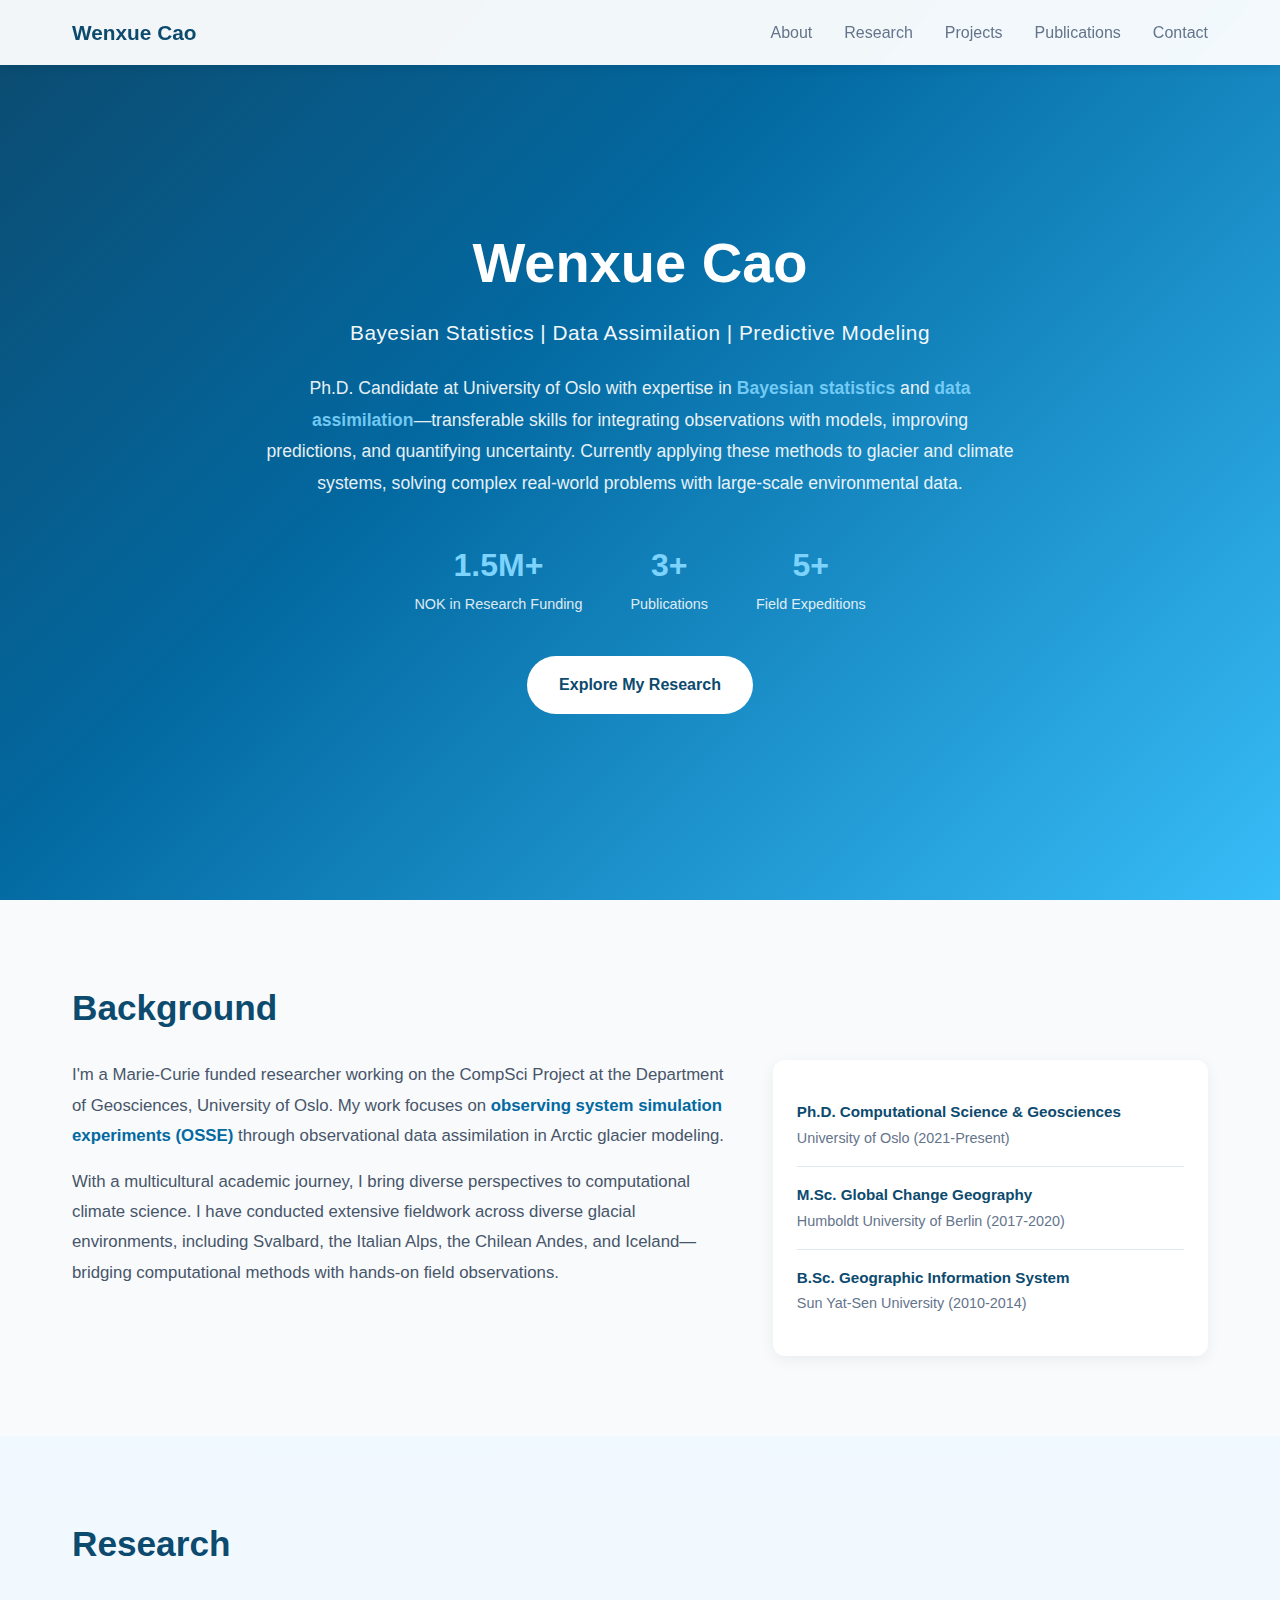
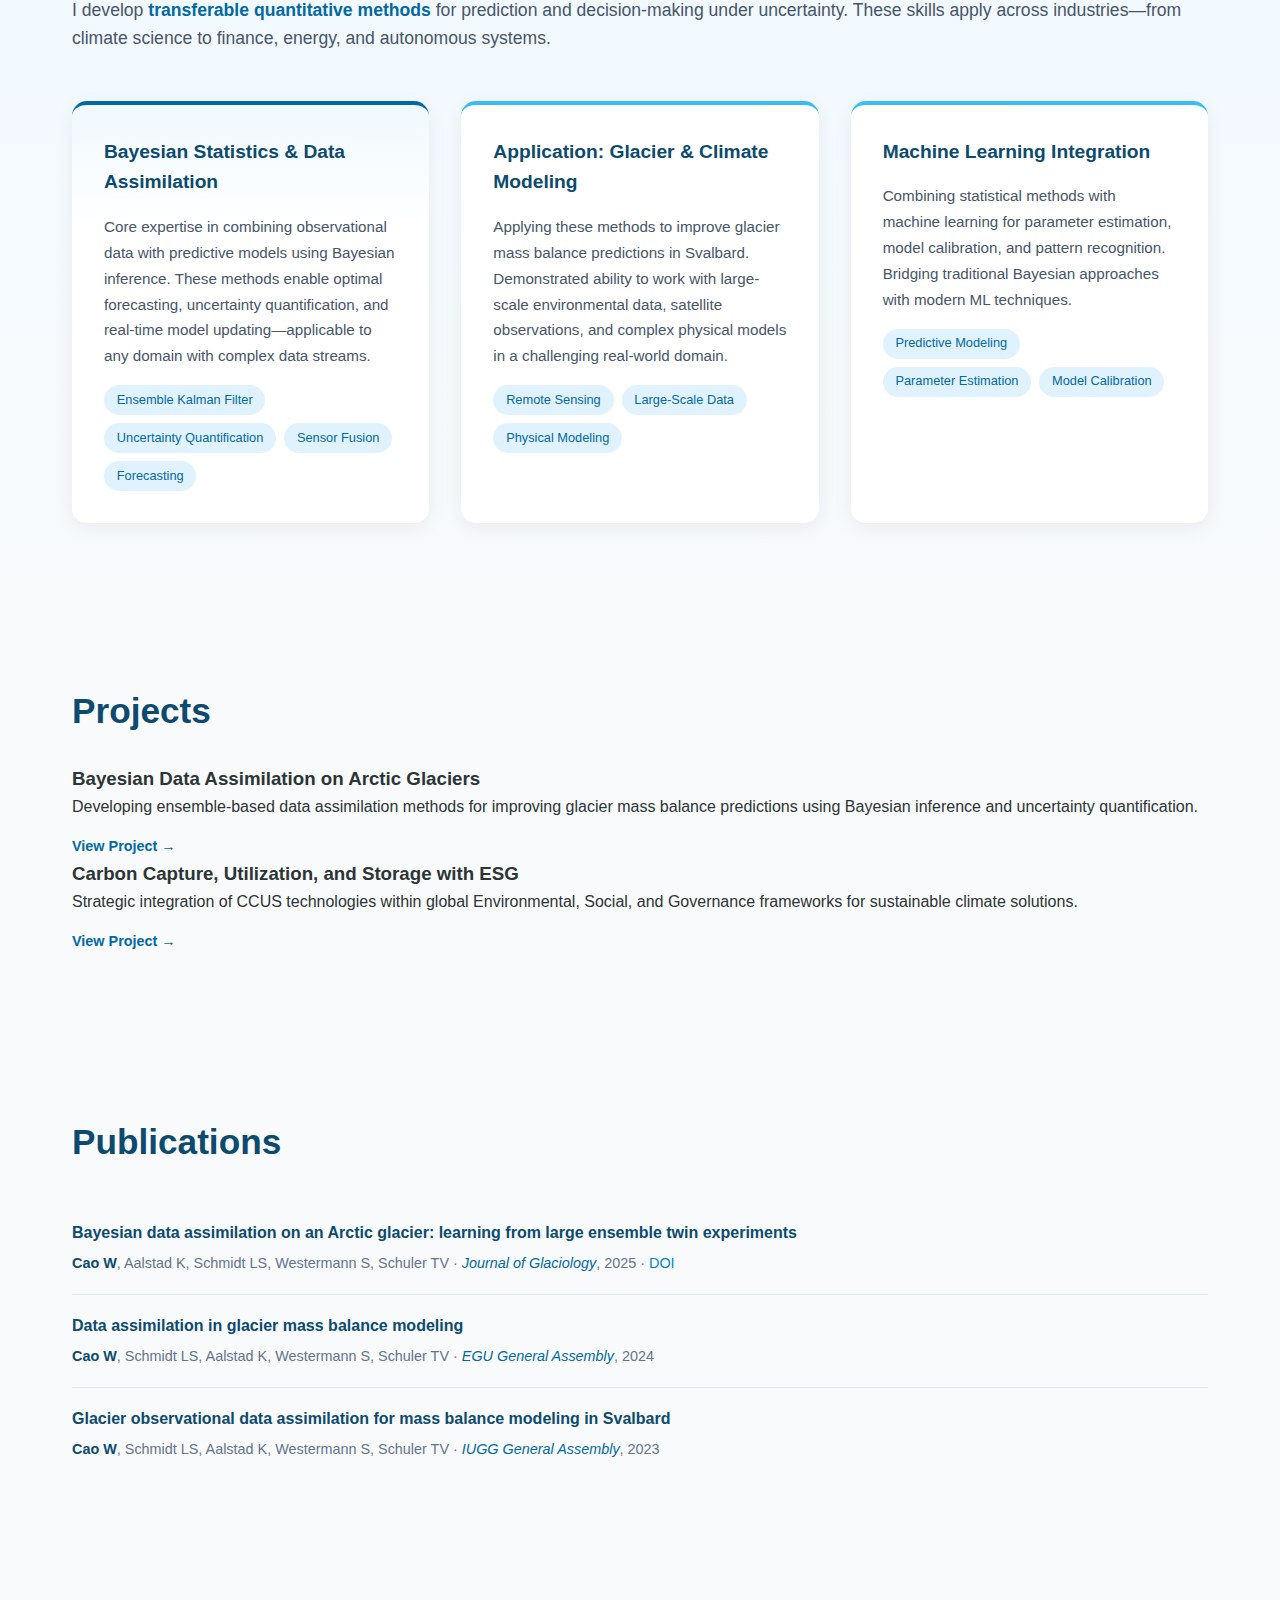
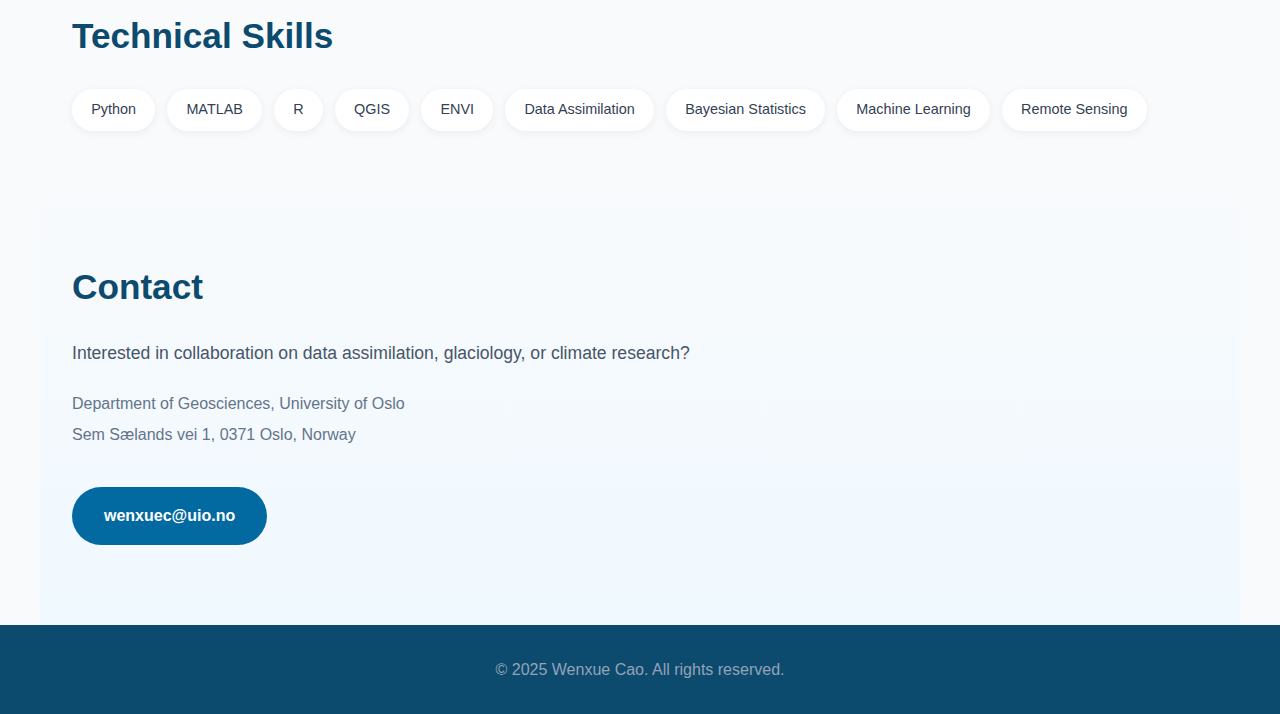
<file: index.html>
<!DOCTYPE html>
<html lang="en">
<head>
    <meta charset="UTF-8">
    <meta name="viewport" content="width=device-width, initial-scale=1.0">
    <title>Wenxue Cao - Bayesian Data Assimilation | Glaciology</title>
    <!-- Google Analytics -->
    <script async src="https://www.googletagmanager.com/gtag/js?id=G-0SMKQGJEXE"></script>
    <script>
        window.dataLayer = window.dataLayer || [];
        function gtag(){dataLayer.push(arguments);}
        gtag('js', new Date());
        gtag('config', 'G-0SMKQGJEXE');
    </script>
    <link rel="stylesheet" href="styles.css">
</head>
<body>
    <nav>
        <div class="nav-container">
            <a href="#" class="logo">Wenxue Cao</a>
            <ul class="nav-links">
                <li><a href="#about">About</a></li>
                <li><a href="#research">Research</a></li>
                <li><a href="#projects">Projects</a></li>
                <li><a href="#publications">Publications</a></li>
                <li><a href="#contact">Contact</a></li>
            </ul>
        </div>
    </nav>

    <header class="hero">
        <div class="hero-content">
            <h1>Wenxue Cao</h1>
            <p class="tagline">Bayesian Statistics | Data Assimilation | Predictive Modeling</p>
            <p class="hero-intro">Ph.D. Candidate at University of Oslo with expertise in <strong>Bayesian statistics</strong> and <strong>data assimilation</strong>—transferable skills for integrating observations with models, improving predictions, and quantifying uncertainty. Currently applying these methods to glacier and climate systems, solving complex real-world problems with large-scale environmental data.</p>
            <div class="hero-highlights">
                <div class="highlight-item">
                    <span class="highlight-number">1.5M+</span>
                    <span class="highlight-label">NOK in Research Funding</span>
                </div>
                <div class="highlight-item">
                    <span class="highlight-number">3+</span>
                    <span class="highlight-label">Publications</span>
                </div>
                <div class="highlight-item">
                    <span class="highlight-number">5+</span>
                    <span class="highlight-label">Field Expeditions</span>
                </div>
            </div>
            <a href="#research" class="cta-button">Explore My Research</a>
        </div>
    </header>

    <section id="about" class="section">
        <h2>Background</h2>
        <div class="about-grid">
            <div class="about-text">
                <p>I'm a Marie-Curie funded researcher working on the CompSci Project at the Department of Geosciences, University of Oslo. My work focuses on <strong>observing system simulation experiments (OSSE)</strong> through observational data assimilation in Arctic glacier modeling.</p>
                <p>With a multicultural academic journey, I bring diverse perspectives to computational climate science. I have conducted extensive fieldwork across diverse glacial environments, including Svalbard, the Italian Alps, the Chilean Andes, and Iceland—bridging computational methods with hands-on field observations.</p>
            </div>
            <div class="education-compact">
                <div class="edu-item">
                    <strong>Ph.D. Computational Science & Geosciences</strong>
                    <span>University of Oslo (2021-Present)</span>
                </div>
                <div class="edu-item">
                    <strong>M.Sc. Global Change Geography</strong>
                    <span>Humboldt University of Berlin (2017-2020)</span>
                </div>
                <div class="edu-item">
                    <strong>B.Sc. Geographic Information System</strong>
                    <span>Sun Yat-Sen University (2010-2014)</span>
                </div>
            </div>
        </div>
    </section>

    <section id="research" class="section methodology-section">
        <h2>Research</h2>
        <p class="section-intro">I develop <strong>transferable quantitative methods</strong> for prediction and decision-making under uncertainty. These skills apply across industries—from climate science to finance, energy, and autonomous systems.</p>

        <div class="methodology-grid">
            <div class="method-card featured">
                <h3>Bayesian Statistics & Data Assimilation</h3>
                <p>Core expertise in combining observational data with predictive models using Bayesian inference. These methods enable optimal forecasting, uncertainty quantification, and real-time model updating—applicable to any domain with complex data streams.</p>
                <div class="method-tags">
                    <span>Ensemble Kalman Filter</span>
                    <span>Uncertainty Quantification</span>
                    <span>Sensor Fusion</span>
                    <span>Forecasting</span>
                </div>
            </div>
            <div class="method-card">
                <h3>Application: Glacier & Climate Modeling</h3>
                <p>Applying these methods to improve glacier mass balance predictions in Svalbard. Demonstrated ability to work with large-scale environmental data, satellite observations, and complex physical models in a challenging real-world domain.</p>
                <div class="method-tags">
                    <span>Remote Sensing</span>
                    <span>Large-Scale Data</span>
                    <span>Physical Modeling</span>
                </div>
            </div>
            <div class="method-card">
                <h3>Machine Learning Integration</h3>
                <p>Combining statistical methods with machine learning for parameter estimation, model calibration, and pattern recognition. Bridging traditional Bayesian approaches with modern ML techniques.</p>
                <div class="method-tags">
                    <span>Predictive Modeling</span>
                    <span>Parameter Estimation</span>
                    <span>Model Calibration</span>
                </div>
            </div>
        </div>
    </section>

    <section id="projects" class="section">
        <h2>Projects</h2>
        <div class="projects-grid">
            <a href="project-bayesian.html" class="project-card-link">
                <div class="project-card">
                    <h3>Bayesian Data Assimilation on Arctic Glaciers</h3>
                    <p>Developing ensemble-based data assimilation methods for improving glacier mass balance predictions using Bayesian inference and uncertainty quantification.</p>
                    <span class="view-project">View Project →</span>
                </div>
            </a>
            <a href="project-ccus.html" class="project-card-link">
                <div class="project-card">
                    <h3>Carbon Capture, Utilization, and Storage with ESG</h3>
                    <p>Strategic integration of CCUS technologies within global Environmental, Social, and Governance frameworks for sustainable climate solutions.</p>
                    <span class="view-project">View Project →</span>
                </div>
            </a>
        </div>
    </section>

    <section id="publications" class="section">
        <h2>Publications</h2>
        <div class="publications-compact">
            <div class="pub-item">
                <h4>Bayesian data assimilation on an Arctic glacier: learning from large ensemble twin experiments</h4>
                <p><strong>Cao W</strong>, Aalstad K, Schmidt LS, Westermann S, Schuler TV · <em>Journal of Glaciology</em>, 2025 · <a href="https://doi.org/10.1017/jog.2025.10101" target="_blank">DOI</a></p>
            </div>
            <div class="pub-item">
                <h4>Data assimilation in glacier mass balance modeling</h4>
                <p><strong>Cao W</strong>, Schmidt LS, Aalstad K, Westermann S, Schuler TV · <em>EGU General Assembly</em>, 2024</p>
            </div>
            <div class="pub-item">
                <h4>Glacier observational data assimilation for mass balance modeling in Svalbard</h4>
                <p><strong>Cao W</strong>, Schmidt LS, Aalstad K, Westermann S, Schuler TV · <em>IUGG General Assembly</em>, 2023</p>
            </div>
        </div>
    </section>

    <section id="skills" class="section skills-section">
        <h2>Technical Skills</h2>
        <div class="skills-inline">
            <span class="skill-tag">Python</span>
            <span class="skill-tag">MATLAB</span>
            <span class="skill-tag">R</span>
            <span class="skill-tag">QGIS</span>
            <span class="skill-tag">ENVI</span>
            <span class="skill-tag">Data Assimilation</span>
            <span class="skill-tag">Bayesian Statistics</span>
            <span class="skill-tag">Machine Learning</span>
            <span class="skill-tag">Remote Sensing</span>
        </div>
    </section>

    <section id="contact" class="section">
        <h2>Contact</h2>
        <p>Interested in collaboration on data assimilation, glaciology, or climate research?</p>
        <div class="contact-info">
            <p>Department of Geosciences, University of Oslo</p>
            <p>Sem Sælands vei 1, 0371 Oslo, Norway</p>
        </div>
        <a href="mailto:wenxuec@uio.no" class="cta-button">wenxuec@uio.no</a>
    </section>

    <footer>
        <p>&copy; 2025 Wenxue Cao. All rights reserved.</p>
    </footer>
</body>
</html>
</file>
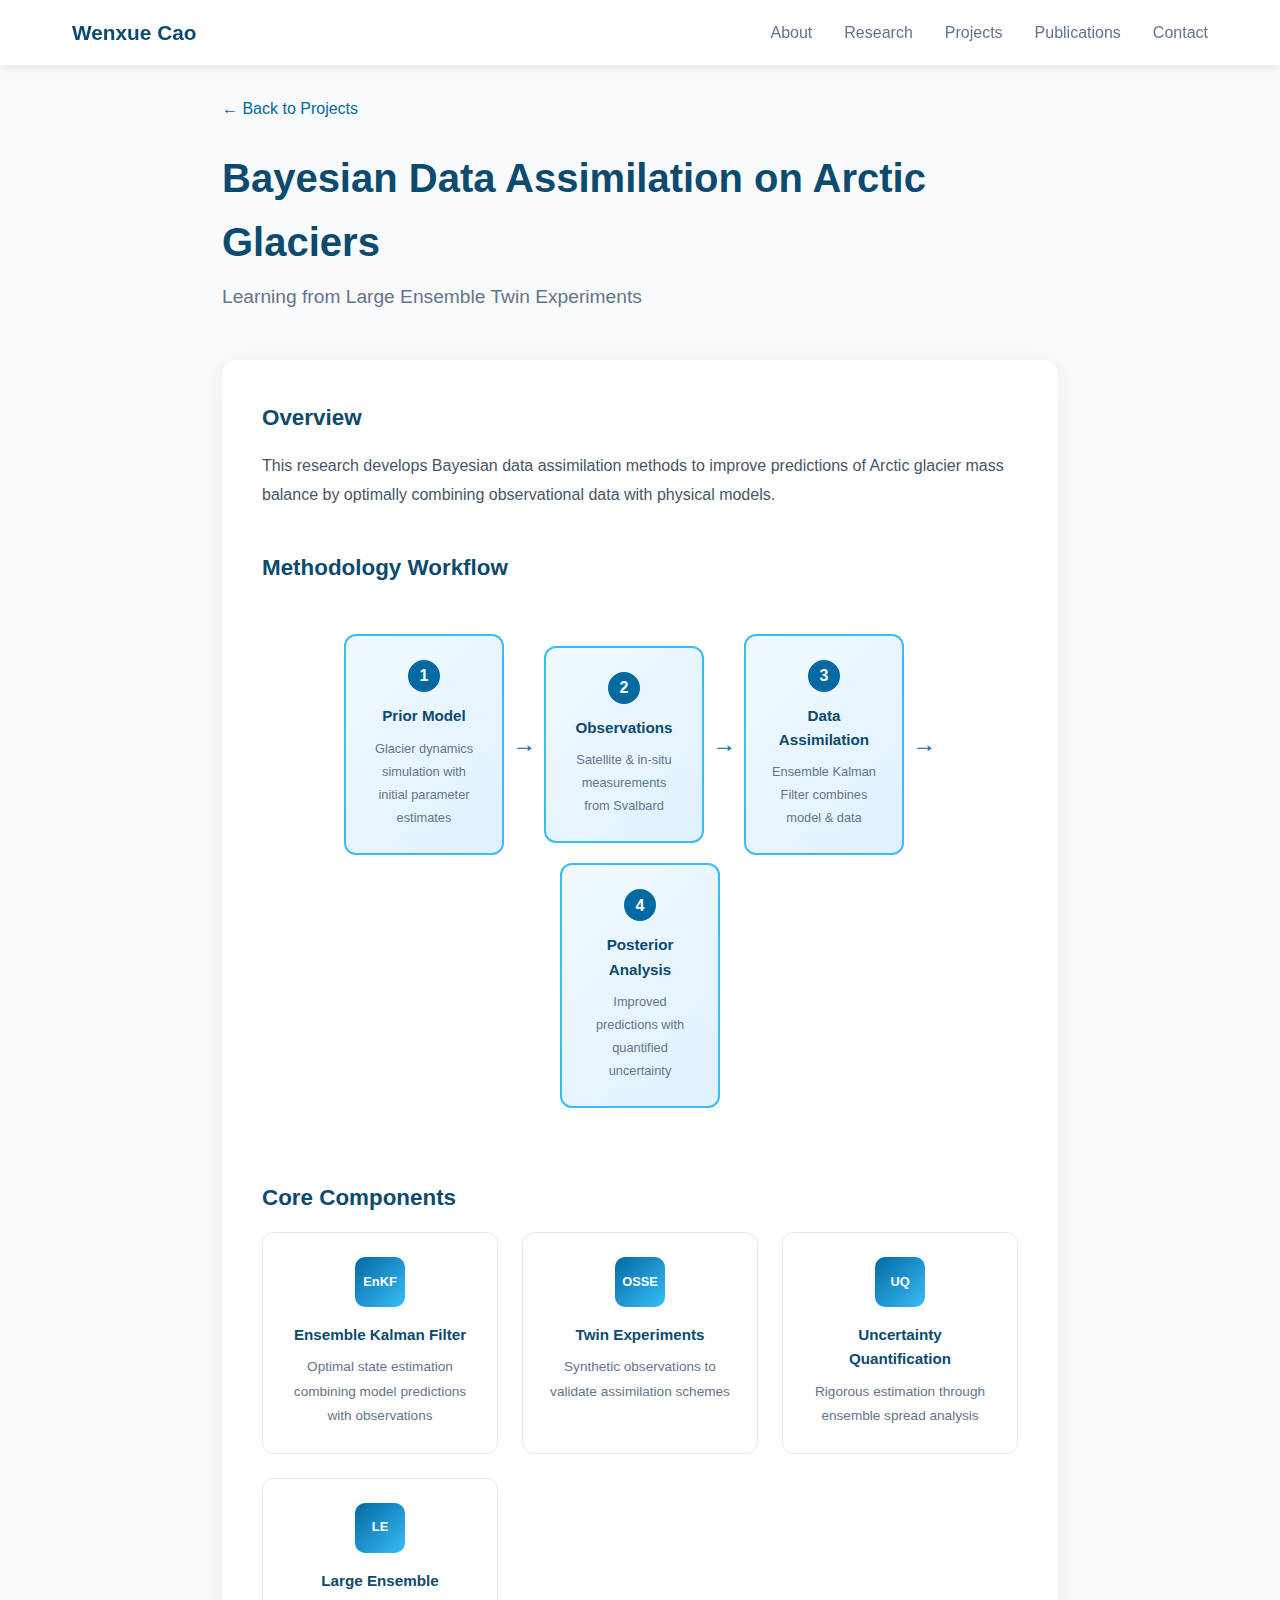
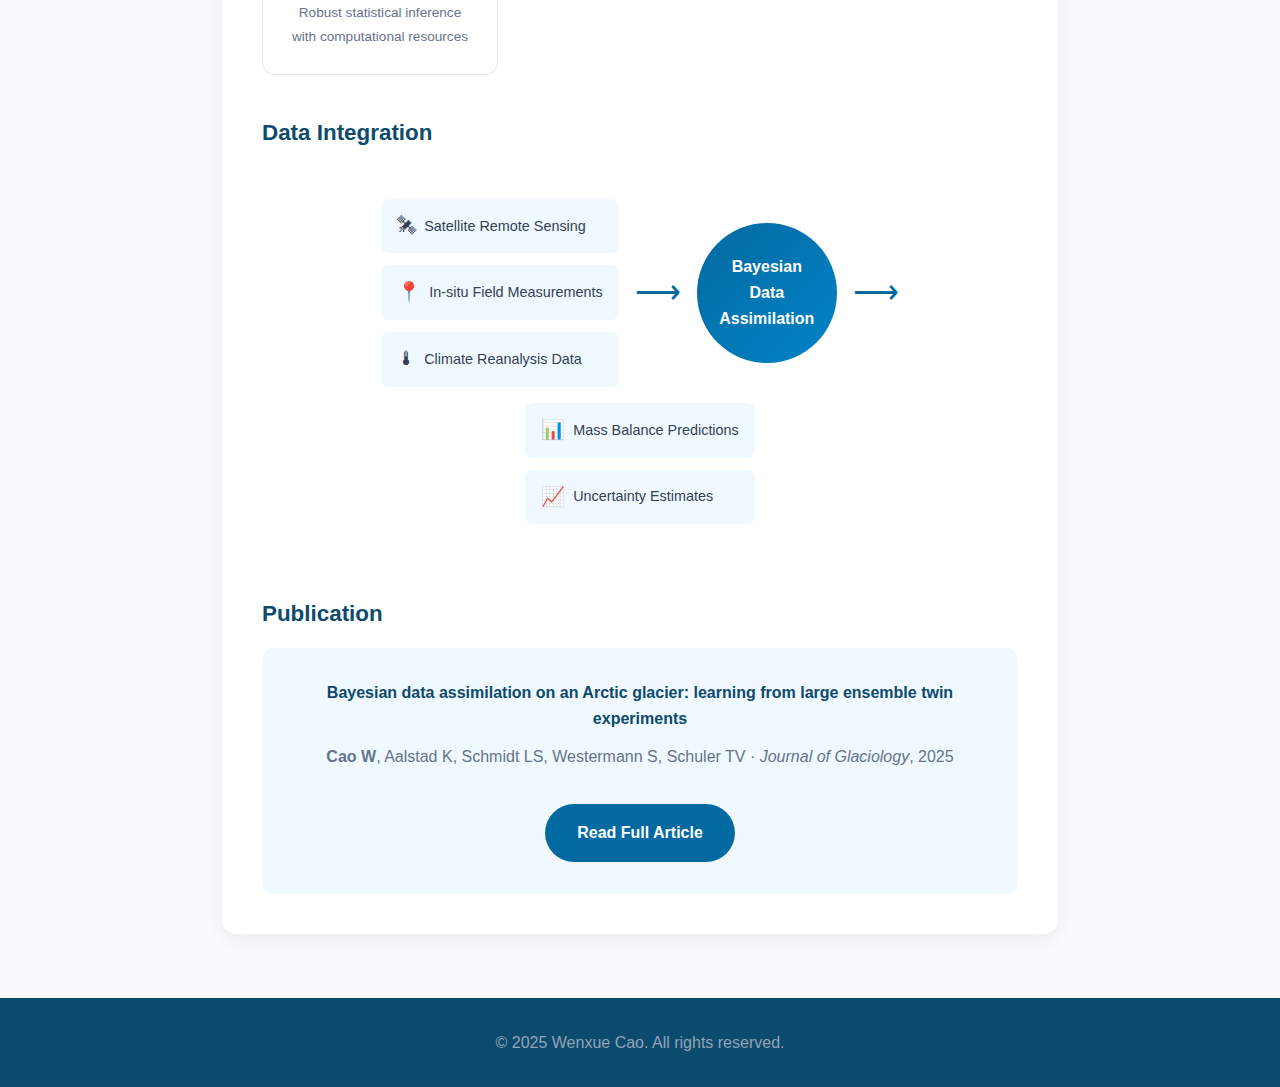
<file: project-bayesian.html>
<!DOCTYPE html>
<html lang="en">
<head>
    <meta charset="UTF-8">
    <meta name="viewport" content="width=device-width, initial-scale=1.0">
    <title>Bayesian Data Assimilation on Arctic Glaciers - Wenxue Cao</title>
    <link rel="stylesheet" href="styles.css">
</head>
<body>
    <nav>
        <div class="nav-container">
            <a href="index.html" class="logo">Wenxue Cao</a>
            <ul class="nav-links">
                <li><a href="index.html#about">About</a></li>
                <li><a href="index.html#research">Research</a></li>
                <li><a href="index.html#projects">Projects</a></li>
                <li><a href="index.html#publications">Publications</a></li>
                <li><a href="index.html#contact">Contact</a></li>
            </ul>
        </div>
    </nav>

    <div class="project-page">
        <div class="project-header">
            <a href="index.html#projects" class="back-link">← Back to Projects</a>
            <h1>Bayesian Data Assimilation on Arctic Glaciers</h1>
            <p class="project-subtitle">Learning from Large Ensemble Twin Experiments</p>
        </div>

        <div class="project-content">
            <!-- Overview -->
            <section class="project-section">
                <h2>Overview</h2>
                <p>This research develops Bayesian data assimilation methods to improve predictions of Arctic glacier mass balance by optimally combining observational data with physical models.</p>
            </section>

            <!-- Workflow Diagram -->
            <section class="project-section">
                <h2>Methodology Workflow</h2>
                <div class="workflow-container">
                    <div class="workflow-step">
                        <div class="step-number">1</div>
                        <div class="step-content">
                            <h4>Prior Model</h4>
                            <p>Glacier dynamics simulation with initial parameter estimates</p>
                        </div>
                    </div>
                    <div class="workflow-arrow">→</div>
                    <div class="workflow-step">
                        <div class="step-number">2</div>
                        <div class="step-content">
                            <h4>Observations</h4>
                            <p>Satellite & in-situ measurements from Svalbard</p>
                        </div>
                    </div>
                    <div class="workflow-arrow">→</div>
                    <div class="workflow-step">
                        <div class="step-number">3</div>
                        <div class="step-content">
                            <h4>Data Assimilation</h4>
                            <p>Ensemble Kalman Filter combines model & data</p>
                        </div>
                    </div>
                    <div class="workflow-arrow">→</div>
                    <div class="workflow-step">
                        <div class="step-number">4</div>
                        <div class="step-content">
                            <h4>Posterior Analysis</h4>
                            <p>Improved predictions with quantified uncertainty</p>
                        </div>
                    </div>
                </div>
            </section>

            <!-- Core Components -->
            <section class="project-section">
                <h2>Core Components</h2>
                <div class="component-grid">
                    <div class="component-card">
                        <div class="component-icon">EnKF</div>
                        <h4>Ensemble Kalman Filter</h4>
                        <p>Optimal state estimation combining model predictions with observations</p>
                    </div>
                    <div class="component-card">
                        <div class="component-icon">OSSE</div>
                        <h4>Twin Experiments</h4>
                        <p>Synthetic observations to validate assimilation schemes</p>
                    </div>
                    <div class="component-card">
                        <div class="component-icon">UQ</div>
                        <h4>Uncertainty Quantification</h4>
                        <p>Rigorous estimation through ensemble spread analysis</p>
                    </div>
                    <div class="component-card">
                        <div class="component-icon">LE</div>
                        <h4>Large Ensemble</h4>
                        <p>Robust statistical inference with computational resources</p>
                    </div>
                </div>
            </section>

            <!-- Data Integration -->
            <section class="project-section">
                <h2>Data Integration</h2>
                <div class="data-flow">
                    <div class="data-sources">
                        <div class="data-item">
                            <span class="data-icon">🛰</span>
                            <span>Satellite Remote Sensing</span>
                        </div>
                        <div class="data-item">
                            <span class="data-icon">📍</span>
                            <span>In-situ Field Measurements</span>
                        </div>
                        <div class="data-item">
                            <span class="data-icon">🌡</span>
                            <span>Climate Reanalysis Data</span>
                        </div>
                    </div>
                    <div class="data-arrow">⟶</div>
                    <div class="data-center">
                        <strong>Bayesian<br>Data Assimilation</strong>
                    </div>
                    <div class="data-arrow">⟶</div>
                    <div class="data-output">
                        <div class="data-item">
                            <span class="data-icon">📊</span>
                            <span>Mass Balance Predictions</span>
                        </div>
                        <div class="data-item">
                            <span class="data-icon">📈</span>
                            <span>Uncertainty Estimates</span>
                        </div>
                    </div>
                </div>
            </section>

            <!-- Publication -->
            <section class="project-section">
                <h2>Publication</h2>
                <div class="pub-box">
                    <h4>Bayesian data assimilation on an Arctic glacier: learning from large ensemble twin experiments</h4>
                    <p><strong>Cao W</strong>, Aalstad K, Schmidt LS, Westermann S, Schuler TV · <em>Journal of Glaciology</em>, 2025</p>
                    <a href="https://doi.org/10.1017/jog.2025.10101" class="cta-button" target="_blank">Read Full Article</a>
                </div>
            </section>
        </div>
    </div>

    <footer>
        <p>&copy; 2025 Wenxue Cao. All rights reserved.</p>
    </footer>
</body>
</html>
</file>
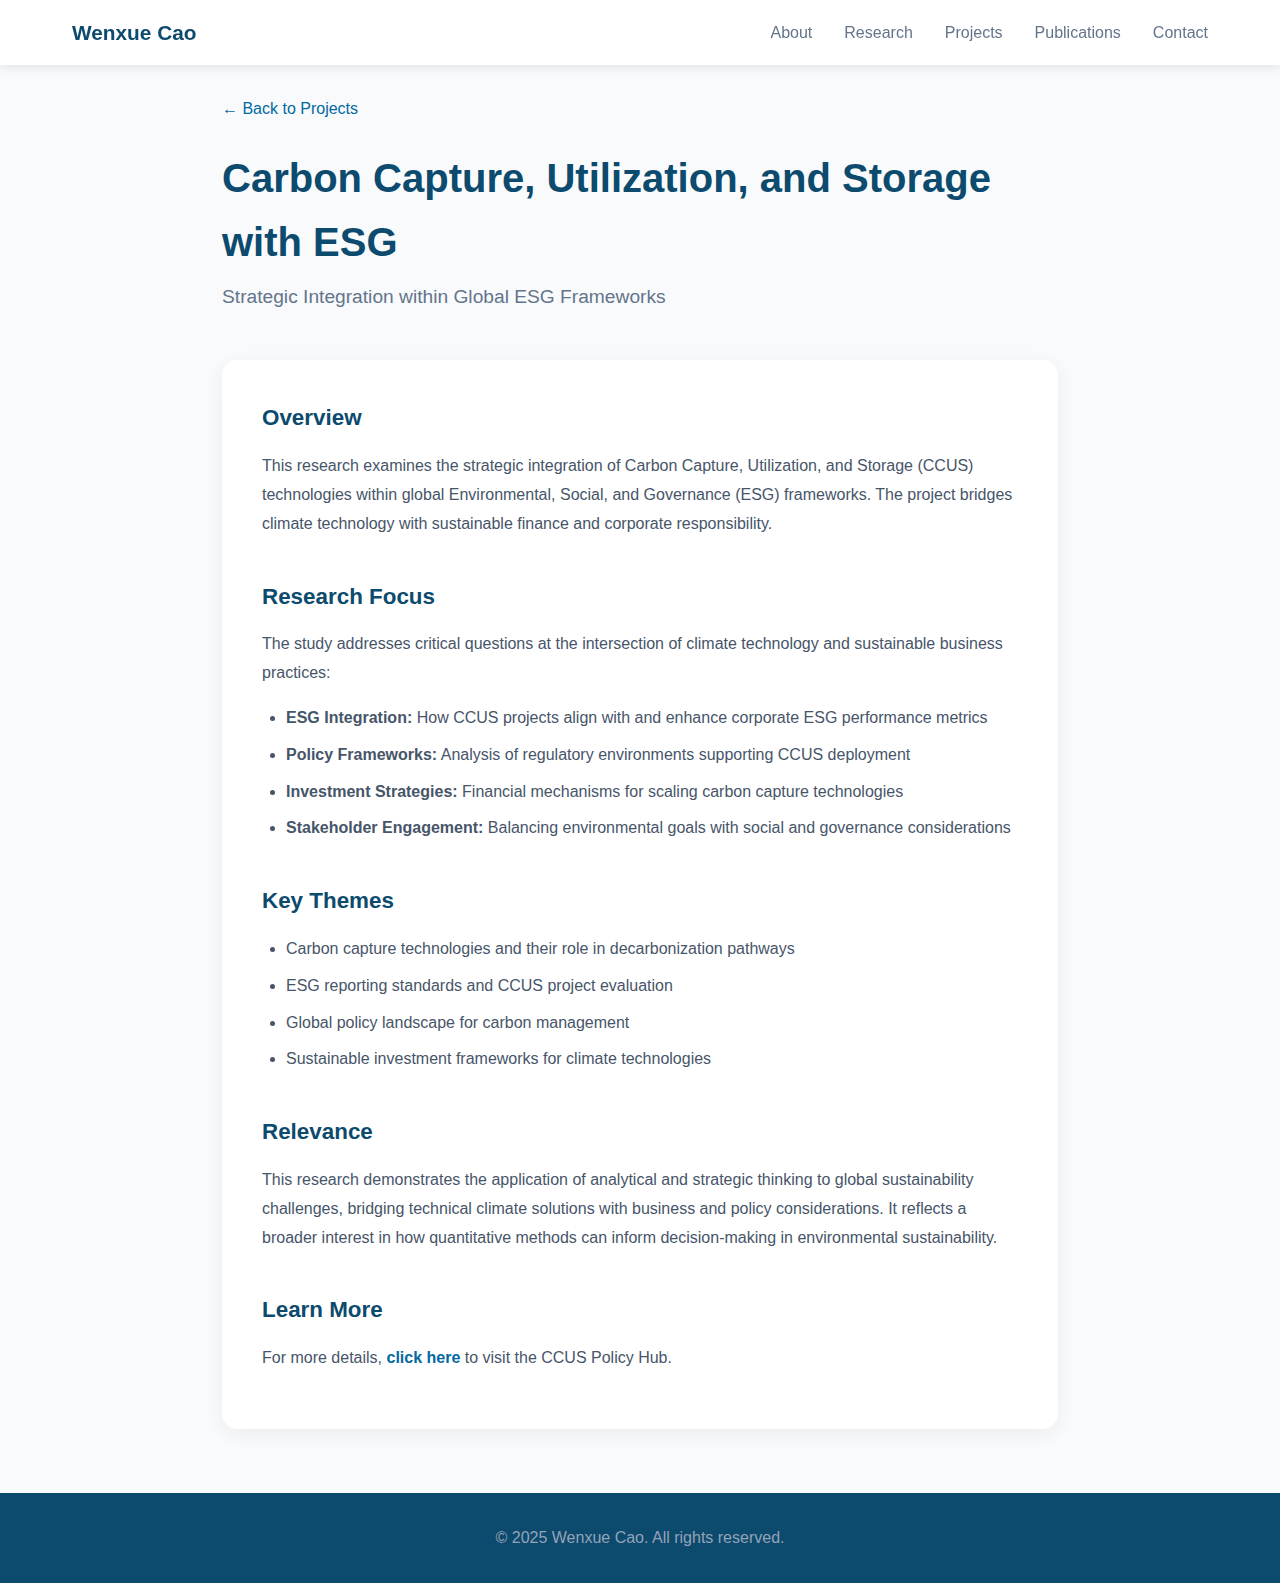
<file: project-ccus.html>
<!DOCTYPE html>
<html lang="en">
<head>
    <meta charset="UTF-8">
    <meta name="viewport" content="width=device-width, initial-scale=1.0">
    <title>Carbon Capture, Utilization, and Storage with ESG - Wenxue Cao</title>
    <link rel="stylesheet" href="styles.css">
</head>
<body>
    <nav>
        <div class="nav-container">
            <a href="index.html" class="logo">Wenxue Cao</a>
            <ul class="nav-links">
                <li><a href="index.html#about">About</a></li>
                <li><a href="index.html#research">Research</a></li>
                <li><a href="index.html#projects">Projects</a></li>
                <li><a href="index.html#publications">Publications</a></li>
                <li><a href="index.html#contact">Contact</a></li>
            </ul>
        </div>
    </nav>

    <div class="project-page">
        <div class="project-header">
            <a href="index.html#projects" class="back-link">← Back to Projects</a>
            <h1>Carbon Capture, Utilization, and Storage with ESG</h1>
            <p class="project-subtitle">Strategic Integration within Global ESG Frameworks</p>
        </div>

        <div class="project-content">
            <section class="project-section">
                <h2>Overview</h2>
                <p>This research examines the strategic integration of Carbon Capture, Utilization, and Storage (CCUS) technologies within global Environmental, Social, and Governance (ESG) frameworks. The project bridges climate technology with sustainable finance and corporate responsibility.</p>
            </section>

            <section class="project-section">
                <h2>Research Focus</h2>
                <p>The study addresses critical questions at the intersection of climate technology and sustainable business practices:</p>
                <ul>
                    <li><strong>ESG Integration:</strong> How CCUS projects align with and enhance corporate ESG performance metrics</li>
                    <li><strong>Policy Frameworks:</strong> Analysis of regulatory environments supporting CCUS deployment</li>
                    <li><strong>Investment Strategies:</strong> Financial mechanisms for scaling carbon capture technologies</li>
                    <li><strong>Stakeholder Engagement:</strong> Balancing environmental goals with social and governance considerations</li>
                </ul>
            </section>

            <section class="project-section">
                <h2>Key Themes</h2>
                <ul>
                    <li>Carbon capture technologies and their role in decarbonization pathways</li>
                    <li>ESG reporting standards and CCUS project evaluation</li>
                    <li>Global policy landscape for carbon management</li>
                    <li>Sustainable investment frameworks for climate technologies</li>
                </ul>
            </section>

            <section class="project-section">
                <h2>Relevance</h2>
                <p>This research demonstrates the application of analytical and strategic thinking to global sustainability challenges, bridging technical climate solutions with business and policy considerations. It reflects a broader interest in how quantitative methods can inform decision-making in environmental sustainability.</p>
            </section>

            <section class="project-section">
                <h2>Learn More</h2>
                <p>For more details, <a href="https://liuh886.github.io/ccus-policy-hub/en/" target="_blank" class="inline-link">click here</a> to visit the CCUS Policy Hub.</p>
            </section>
        </div>
    </div>

    <footer>
        <p>&copy; 2025 Wenxue Cao. All rights reserved.</p>
    </footer>
</body>
</html>
</file>
<file: styles.css>
* {
    margin: 0;
    padding: 0;
    box-sizing: border-box;
}

body {
    font-family: -apple-system, BlinkMacSystemFont, 'Segoe UI', Roboto, Oxygen, Ubuntu, sans-serif;
    line-height: 1.6;
    color: #2d3436;
    background-color: #f8fafc;
}

/* Navigation */
nav {
    position: fixed;
    top: 0;
    width: 100%;
    background: rgba(255, 255, 255, 0.95);
    backdrop-filter: blur(10px);
    box-shadow: 0 2px 10px rgba(0, 0, 0, 0.1);
    z-index: 1000;
}

.nav-container {
    max-width: 1200px;
    margin: 0 auto;
    padding: 1rem 2rem;
    display: flex;
    justify-content: space-between;
    align-items: center;
}

.logo {
    font-size: 1.3rem;
    font-weight: bold;
    color: #0c4a6e;
    text-decoration: none;
}

.nav-links {
    display: flex;
    list-style: none;
    gap: 2rem;
}

.nav-links a {
    text-decoration: none;
    color: #64748b;
    font-weight: 500;
    transition: color 0.3s;
}

.nav-links a:hover {
    color: #0284c7;
}

/* Hero Section - Glacier Theme */
.hero {
    min-height: 100vh;
    display: flex;
    align-items: center;
    justify-content: center;
    background: linear-gradient(135deg, #0c4a6e 0%, #0369a1 40%, #38bdf8 100%);
    color: white;
    padding: 6rem 2rem 4rem;
}

.hero-content {
    max-width: 900px;
    text-align: center;
}

.hero h1 {
    font-size: 3.5rem;
    margin-bottom: 0.5rem;
    animation: fadeInUp 1s ease;
}

.tagline {
    font-size: 1.3rem;
    opacity: 0.95;
    margin-bottom: 1.5rem;
    animation: fadeInUp 1s ease 0.2s both;
    letter-spacing: 0.5px;
}

.hero-intro {
    font-size: 1.1rem;
    line-height: 1.8;
    opacity: 0.9;
    max-width: 750px;
    margin: 0 auto 2rem;
    animation: fadeInUp 1s ease 0.3s both;
}

.hero-intro strong {
    color: #7dd3fc;
}

.hero-highlights {
    display: flex;
    justify-content: center;
    gap: 3rem;
    margin: 2.5rem 0;
    animation: fadeInUp 1s ease 0.4s both;
}

.highlight-item {
    text-align: center;
}

.highlight-number {
    display: block;
    font-size: 2rem;
    font-weight: bold;
    color: #7dd3fc;
}

.highlight-label {
    font-size: 0.9rem;
    opacity: 0.85;
}

.cta-button {
    display: inline-block;
    padding: 1rem 2rem;
    background: white;
    color: #0c4a6e;
    text-decoration: none;
    border-radius: 50px;
    font-weight: 600;
    transition: transform 0.3s, box-shadow 0.3s;
    animation: fadeInUp 1s ease 0.5s both;
}

.cta-button:hover {
    transform: translateY(-3px);
    box-shadow: 0 10px 30px rgba(0, 0, 0, 0.2);
}

/* Sections */
.section {
    max-width: 1200px;
    margin: 0 auto;
    padding: 5rem 2rem;
}

.section h2 {
    font-size: 2.2rem;
    margin-bottom: 1.5rem;
    text-align: left;
    color: #0c4a6e;
}

.section-intro {
    max-width: 100%;
    margin: 0 0 3rem;
    text-align: left;
    font-size: 1.1rem;
    color: #475569;
}

.section-intro strong {
    color: #0369a1;
}

/* About Grid */
.about-grid {
    display: grid;
    grid-template-columns: 1.5fr 1fr;
    gap: 3rem;
    align-items: start;
}

.about-text p {
    color: #475569;
    margin-bottom: 1rem;
    font-size: 1.05rem;
    line-height: 1.8;
}

.about-text strong {
    color: #0369a1;
}

.education-compact {
    background: white;
    padding: 1.5rem;
    border-radius: 12px;
    box-shadow: 0 4px 15px rgba(0, 0, 0, 0.06);
}

.edu-item {
    padding: 1rem 0;
    border-bottom: 1px solid #e2e8f0;
}

.edu-item:last-child {
    border-bottom: none;
}

.edu-item strong {
    display: block;
    color: #0c4a6e;
    font-size: 0.95rem;
}

.edu-item span {
    color: #64748b;
    font-size: 0.9rem;
}

/* Methodology Section */
.methodology-section {
    background: linear-gradient(180deg, #f0f9ff 0%, #f8fafc 100%);
    max-width: 100%;
    padding: 5rem calc((100% - 1200px) / 2 + 2rem);
}

.methodology-grid {
    display: grid;
    grid-template-columns: repeat(auto-fit, minmax(320px, 1fr));
    gap: 2rem;
}

.method-card {
    background: white;
    padding: 2rem;
    border-radius: 15px;
    box-shadow: 0 5px 20px rgba(0, 0, 0, 0.06);
    transition: transform 0.3s, box-shadow 0.3s;
    border-top: 4px solid #38bdf8;
}

.method-card.featured {
    border-top-color: #0369a1;
    background: linear-gradient(180deg, #f0f9ff 0%, white 30%);
}

.method-card:hover {
    transform: translateY(-5px);
    box-shadow: 0 15px 40px rgba(0, 0, 0, 0.1);
}

.method-icon {
    width: 50px;
    height: 50px;
    background: linear-gradient(135deg, #0369a1, #38bdf8);
    color: white;
    border-radius: 12px;
    display: flex;
    align-items: center;
    justify-content: center;
    font-size: 1.5rem;
    font-weight: bold;
    margin-bottom: 1rem;
}

.method-card h3 {
    color: #0c4a6e;
    margin-bottom: 1rem;
    font-size: 1.2rem;
}

.method-card p {
    color: #475569;
    font-size: 0.95rem;
    line-height: 1.7;
    margin-bottom: 1rem;
}

.method-tags {
    display: flex;
    flex-wrap: wrap;
    gap: 0.5rem;
}

.method-tags span {
    background: #e0f2fe;
    color: #0369a1;
    padding: 0.3rem 0.8rem;
    border-radius: 20px;
    font-size: 0.8rem;
    font-weight: 500;
}

/* Publications - Compact */
.publications-compact {
    max-width: 100%;
    margin: 2rem 0 0;
}

.pub-item {
    padding: 1.25rem 0;
    border-bottom: 1px solid #e2e8f0;
}

.pub-item:last-child {
    border-bottom: none;
}

.pub-item h4 {
    color: #0c4a6e;
    font-size: 1rem;
    margin-bottom: 0.5rem;
    line-height: 1.4;
}

.pub-item p {
    color: #64748b;
    font-size: 0.9rem;
    line-height: 1.5;
}

.pub-item strong {
    color: #0c4a6e;
}

.pub-item em {
    color: #0369a1;
}

.pub-item a {
    color: #0284c7;
    text-decoration: none;
    font-weight: 500;
}

.pub-item a:hover {
    text-decoration: underline;
}

/* Skills Section - Inline */
.skills-section {
    background: #f8fafc;
    padding: 3rem 2rem;
}

.skills-inline {
    display: flex;
    flex-wrap: wrap;
    justify-content: flex-start;
    gap: 0.75rem;
    max-width: 100%;
    margin: 1.5rem 0 0;
}

.skill-tag {
    background: white;
    padding: 0.6rem 1.2rem;
    border-radius: 50px;
    font-weight: 500;
    color: #334155;
    box-shadow: 0 2px 8px rgba(0, 0, 0, 0.06);
    transition: transform 0.3s, background 0.3s;
    font-size: 0.9rem;
}

.skill-tag:hover {
    transform: scale(1.05);
    background: #0369a1;
    color: white;
}

/* Contact */
#contact {
    text-align: left;
    background: linear-gradient(180deg, #f8fafc 0%, #f0f9ff 100%);
    max-width: 1200px;
    margin: 0 auto;
    padding: 5rem 2rem;
}

#contact h2 {
    color: #0c4a6e;
    text-align: left;
}

#contact > p {
    color: #475569;
    font-size: 1.1rem;
    margin-bottom: 1rem;
    text-align: left;
}

.contact-info {
    margin: 1.5rem 0;
    color: #64748b;
    text-align: left;
}

.contact-info p {
    margin: 0.3rem 0;
    text-align: left;
}

#contact .cta-button {
    margin-top: 1rem;
    background: #0369a1;
    color: white;
}

#contact .cta-button:hover {
    background: #0284c7;
}

/* Project Cards on Main Page */
.project-card-link {
    text-decoration: none;
    color: inherit;
}

.view-project {
    display: inline-block;
    margin-top: 1rem;
    color: #0369a1;
    font-weight: 600;
    font-size: 0.9rem;
}

.project-card:hover .view-project {
    color: #0284c7;
}

/* Project Detail Pages */
.project-page {
    max-width: 900px;
    margin: 0 auto;
    padding: 6rem 2rem 4rem;
}

.project-header {
    margin-bottom: 3rem;
}

.back-link {
    display: inline-block;
    color: #0369a1;
    text-decoration: none;
    font-weight: 500;
    margin-bottom: 1.5rem;
}

.back-link:hover {
    color: #0284c7;
}

.project-header h1 {
    font-size: 2.5rem;
    color: #0c4a6e;
    margin-bottom: 0.5rem;
}

.project-subtitle {
    font-size: 1.2rem;
    color: #64748b;
}

.project-content {
    background: white;
    border-radius: 15px;
    padding: 2.5rem;
    box-shadow: 0 5px 20px rgba(0, 0, 0, 0.06);
}

.project-section {
    margin-bottom: 2.5rem;
}

.project-section:last-child {
    margin-bottom: 0;
}

.project-section h2 {
    font-size: 1.4rem;
    color: #0c4a6e;
    margin-bottom: 1rem;
    text-align: left;
}

.project-section p {
    color: #475569;
    line-height: 1.8;
    margin-bottom: 1rem;
}

.project-section ul {
    color: #475569;
    line-height: 1.8;
    margin-left: 1.5rem;
}

.project-section li {
    margin-bottom: 0.5rem;
}

.project-section .pub-item {
    padding: 0;
    border-bottom: none;
}

.project-section .cta-button {
    margin-top: 1rem;
    background: #0369a1;
    color: white;
    animation: none;
}

.inline-link {
    color: #0369a1;
    font-weight: 600;
    text-decoration: none;
}

.inline-link:hover {
    text-decoration: underline;
}

/* Workflow Diagram */
.workflow-container {
    display: flex;
    align-items: center;
    justify-content: center;
    gap: 0.5rem;
    flex-wrap: wrap;
    padding: 2rem 0;
}

.workflow-step {
    background: linear-gradient(135deg, #f0f9ff, #e0f2fe);
    border-radius: 12px;
    padding: 1.5rem;
    width: 160px;
    text-align: center;
    border: 2px solid #38bdf8;
}

.step-number {
    width: 32px;
    height: 32px;
    background: #0369a1;
    color: white;
    border-radius: 50%;
    display: flex;
    align-items: center;
    justify-content: center;
    margin: 0 auto 0.75rem;
    font-weight: bold;
}

.step-content h4 {
    color: #0c4a6e;
    font-size: 0.95rem;
    margin-bottom: 0.5rem;
}

.step-content p {
    color: #64748b;
    font-size: 0.8rem;
    margin: 0;
}

.workflow-arrow {
    color: #0369a1;
    font-size: 1.5rem;
    font-weight: bold;
}

/* Component Grid */
.component-grid {
    display: grid;
    grid-template-columns: repeat(auto-fit, minmax(200px, 1fr));
    gap: 1.5rem;
}

.component-card {
    background: white;
    border: 1px solid #e2e8f0;
    border-radius: 12px;
    padding: 1.5rem;
    text-align: center;
    transition: transform 0.3s, box-shadow 0.3s;
}

.component-card:hover {
    transform: translateY(-3px);
    box-shadow: 0 10px 25px rgba(0, 0, 0, 0.1);
}

.component-icon {
    background: linear-gradient(135deg, #0369a1, #38bdf8);
    color: white;
    width: 50px;
    height: 50px;
    border-radius: 10px;
    display: flex;
    align-items: center;
    justify-content: center;
    margin: 0 auto 1rem;
    font-size: 0.8rem;
    font-weight: bold;
}

.component-card h4 {
    color: #0c4a6e;
    font-size: 0.95rem;
    margin-bottom: 0.5rem;
}

.component-card p {
    color: #64748b;
    font-size: 0.85rem;
    margin: 0;
}

/* Data Flow Diagram */
.data-flow {
    display: flex;
    align-items: center;
    justify-content: center;
    gap: 1rem;
    flex-wrap: wrap;
    padding: 2rem 0;
}

.data-sources, .data-output {
    display: flex;
    flex-direction: column;
    gap: 0.75rem;
}

.data-item {
    background: #f0f9ff;
    padding: 0.75rem 1rem;
    border-radius: 8px;
    display: flex;
    align-items: center;
    gap: 0.5rem;
    font-size: 0.9rem;
    color: #334155;
}

.data-icon {
    font-size: 1.2rem;
}

.data-arrow {
    color: #0369a1;
    font-size: 2rem;
}

.data-center {
    background: linear-gradient(135deg, #0369a1, #0284c7);
    color: white;
    padding: 2rem;
    border-radius: 50%;
    text-align: center;
    width: 140px;
    height: 140px;
    display: flex;
    align-items: center;
    justify-content: center;
}

/* ESG Framework */
.esg-framework {
    display: flex;
    flex-direction: column;
    align-items: center;
    gap: 1.5rem;
    padding: 2rem 0;
}

.esg-center {
    background: linear-gradient(135deg, #0369a1, #0284c7);
    color: white;
    padding: 1.5rem;
    border-radius: 50%;
    width: 120px;
    height: 120px;
    display: flex;
    align-items: center;
    justify-content: center;
    text-align: center;
    font-size: 0.95rem;
    box-shadow: 0 5px 20px rgba(3, 105, 161, 0.3);
}

.esg-items-row {
    display: grid;
    grid-template-columns: repeat(3, 1fr);
    gap: 1.5rem;
    width: 100%;
}

.esg-item {
    background: white;
    border-radius: 12px;
    padding: 1.5rem;
    text-align: center;
    border: 2px solid;
    transition: transform 0.3s, box-shadow 0.3s;
}

.esg-item:hover {
    transform: translateY(-3px);
    box-shadow: 0 8px 20px rgba(0, 0, 0, 0.1);
}

.esg-e { border-color: #22c55e; }
.esg-s { border-color: #f59e0b; }
.esg-g { border-color: #8b5cf6; }

.esg-label {
    width: 40px;
    height: 40px;
    border-radius: 50%;
    display: flex;
    align-items: center;
    justify-content: center;
    margin: 0 auto 1rem;
    font-size: 1.2rem;
    font-weight: bold;
    color: white;
}

.esg-e .esg-label { background: #22c55e; }
.esg-s .esg-label { background: #f59e0b; }
.esg-g .esg-label { background: #8b5cf6; }

.esg-item h4 {
    color: #0c4a6e;
    margin-bottom: 0.5rem;
}

.esg-item p {
    color: #64748b;
    font-size: 0.85rem;
    margin: 0;
}

/* Value Chain */
.value-chain {
    display: flex;
    align-items: center;
    justify-content: center;
    gap: 0.5rem;
    flex-wrap: wrap;
    padding: 2rem 0;
}

.chain-step {
    background: white;
    border: 2px solid #e2e8f0;
    border-radius: 12px;
    padding: 1.5rem;
    width: 140px;
    text-align: center;
}

.chain-icon {
    font-size: 2rem;
    margin-bottom: 0.75rem;
}

.chain-step h4 {
    color: #0c4a6e;
    font-size: 0.95rem;
    margin-bottom: 0.5rem;
}

.chain-step p {
    color: #64748b;
    font-size: 0.8rem;
    margin: 0;
}

.chain-arrow {
    color: #0369a1;
    font-size: 1.5rem;
    font-weight: bold;
}

/* Theme Grid */
.theme-grid {
    display: grid;
    grid-template-columns: repeat(2, 1fr);
    gap: 1rem;
}

.theme-card {
    background: #f0f9ff;
    border-radius: 10px;
    padding: 1.25rem;
}

.theme-card h4 {
    color: #0c4a6e;
    font-size: 0.95rem;
    margin-bottom: 0.5rem;
}

.theme-card p {
    color: #64748b;
    font-size: 0.85rem;
    margin: 0;
}

/* Publication & Learn More Box */
.pub-box, .learn-more-box {
    background: #f0f9ff;
    border-radius: 12px;
    padding: 2rem;
    text-align: center;
}

.pub-box h4 {
    color: #0c4a6e;
    margin-bottom: 0.75rem;
}

.pub-box p {
    color: #64748b;
    margin-bottom: 1rem;
}

.learn-more-box p {
    color: #475569;
    margin-bottom: 1.5rem;
}

/* Responsive for diagrams */
@media (max-width: 768px) {
    .workflow-container, .value-chain {
        flex-direction: column;
    }

    .workflow-arrow, .chain-arrow {
        transform: rotate(90deg);
    }

    .esg-items-row {
        grid-template-columns: 1fr;
    }

    .data-flow {
        flex-direction: column;
    }

    .data-arrow {
        transform: rotate(90deg);
    }

    .theme-grid {
        grid-template-columns: 1fr;
    }
}

/* Footer */
footer {
    text-align: center;
    padding: 2rem;
    background: #0c4a6e;
    color: #94a3b8;
}

/* Animations */
@keyframes fadeInUp {
    from {
        opacity: 0;
        transform: translateY(30px);
    }
    to {
        opacity: 1;
        transform: translateY(0);
    }
}

/* Responsive */
@media (max-width: 900px) {
    .about-grid {
        grid-template-columns: 1fr;
    }

    .skills-grid {
        grid-template-columns: 1fr;
        gap: 2rem;
    }

    .hero-highlights {
        flex-direction: column;
        gap: 1.5rem;
    }
}

@media (max-width: 768px) {
    .hero h1 {
        font-size: 2.5rem;
    }

    .tagline {
        font-size: 1.1rem;
    }

    .hero-intro {
        font-size: 1rem;
    }

    .nav-links {
        gap: 1rem;
        font-size: 0.9rem;
    }

    .section {
        padding: 3rem 1.5rem;
    }

    .methodology-section {
        padding: 3rem 1.5rem;
    }
}
</file>
